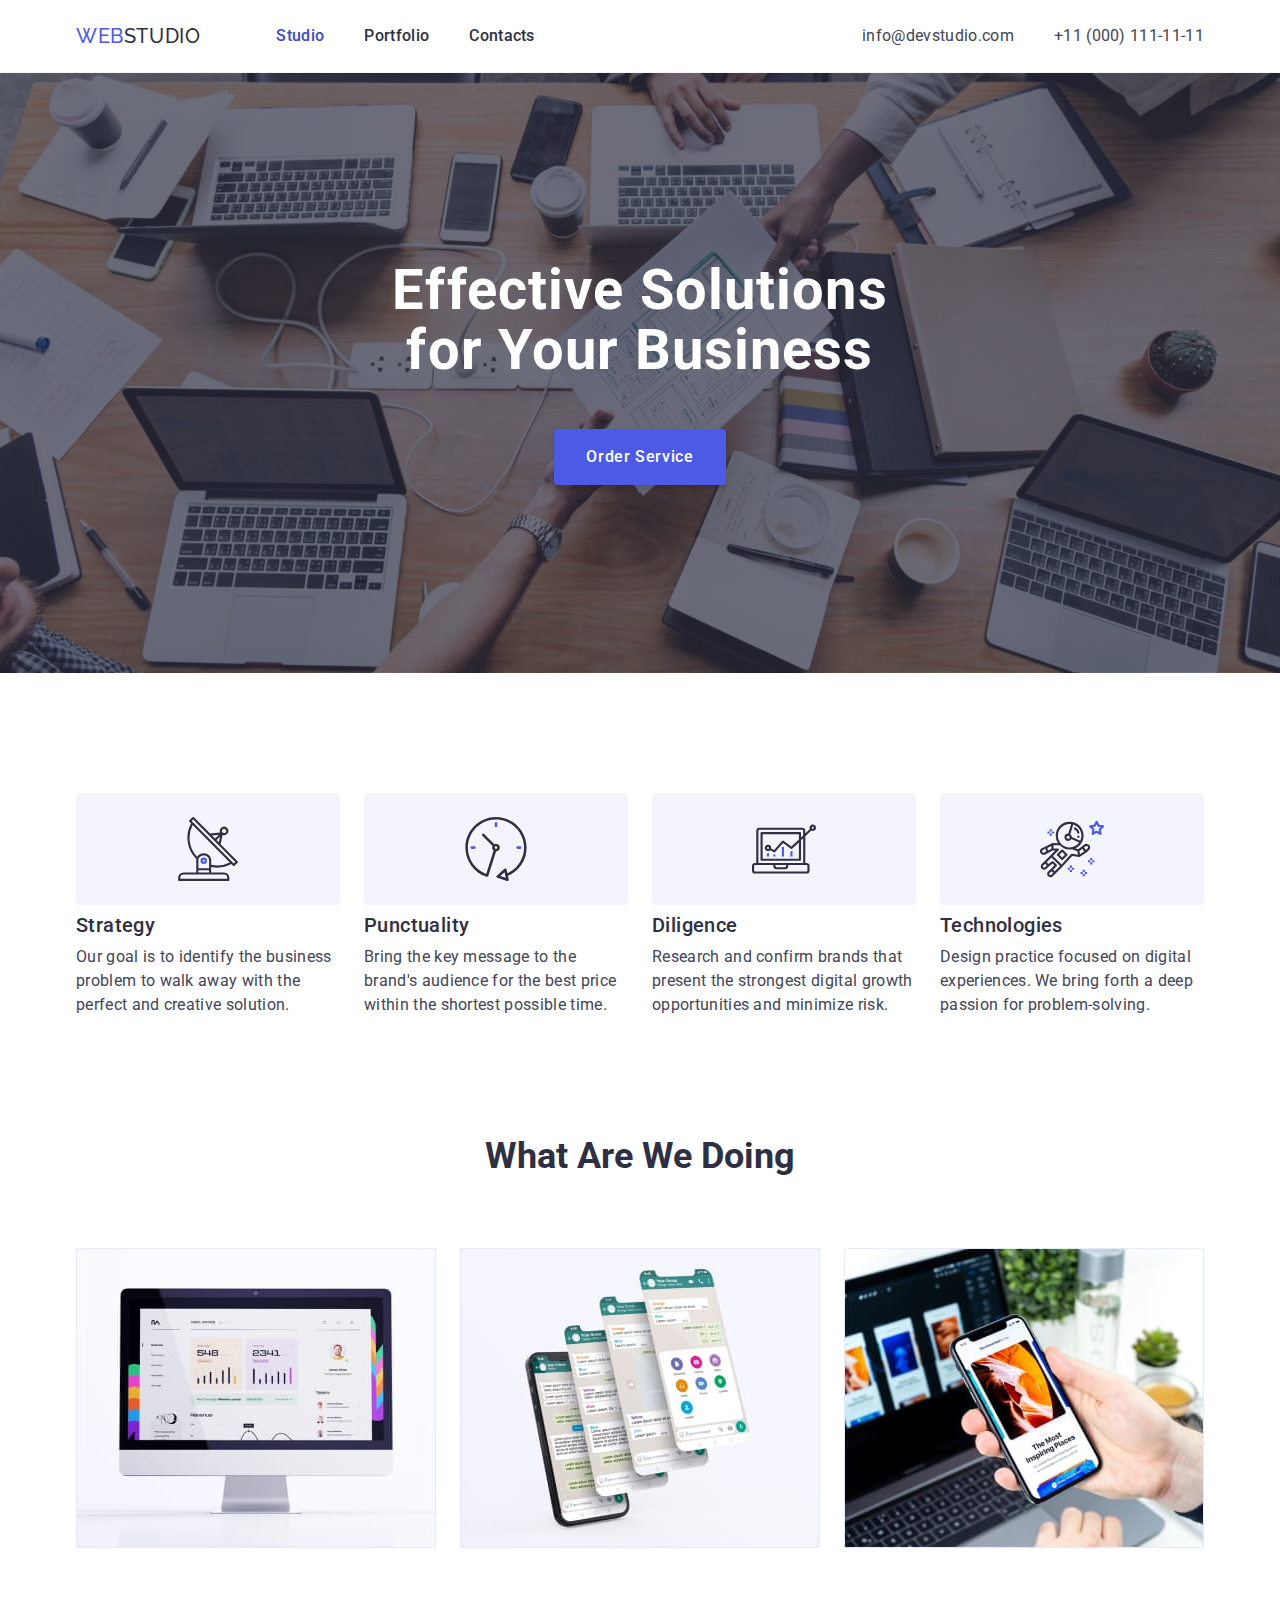
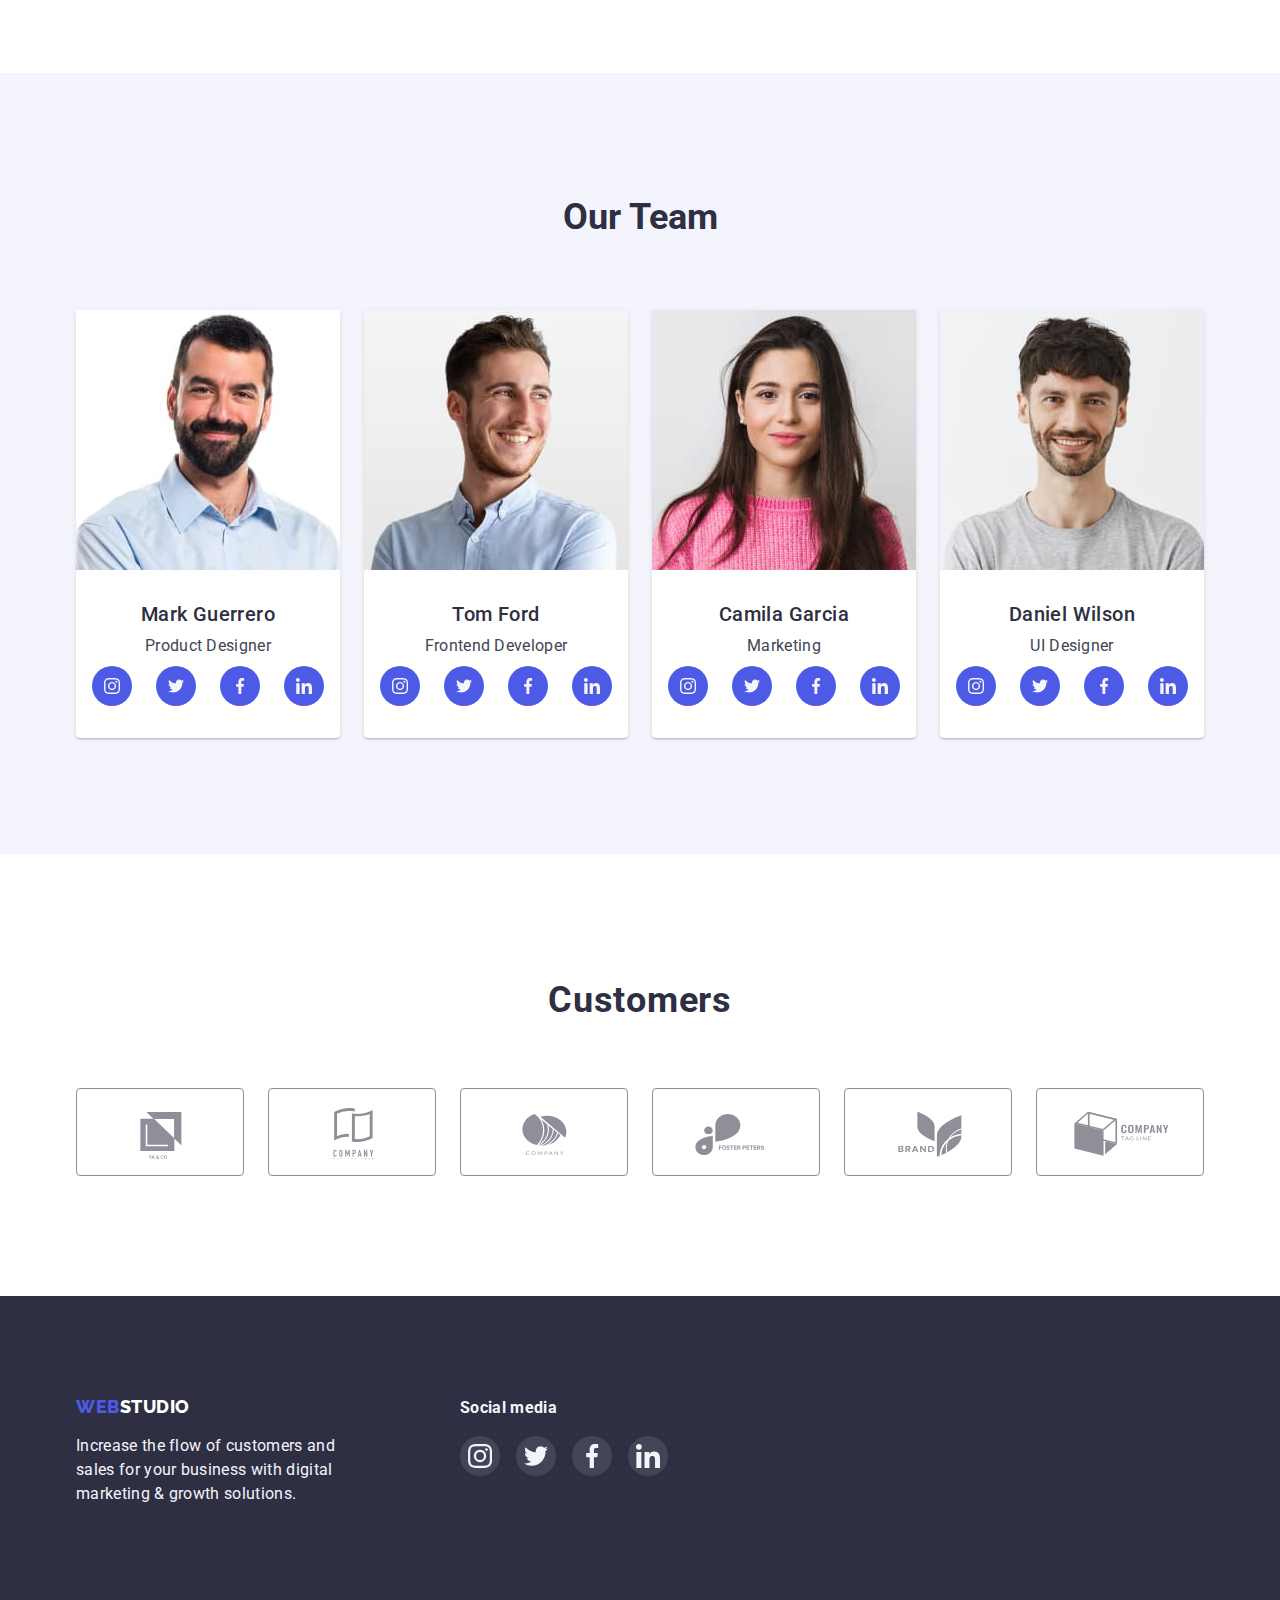
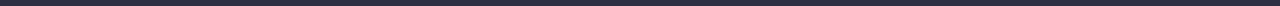
<file: index.html>
<!DOCTYPE html>
<html lang="en">
  <head>
    <meta charset="UTF-8" />
    <meta http-equiv="X-UA-Compatible" content="IE=edge" />
    <meta name="viewport" content="width=device-width, initial-scale=1.0" />
    <title>WebStudio</title>
    <link
      href="https://fonts.googleapis.com/css2?family=Raleway:wght@800&family=Roboto:wght@400;500;700;900&display=swap"
      rel="stylesheet"
    />
    <link rel="stylesheet" href="https://cdnjs.cloudflare.com/ajax/libs/modern-normalize/1.1.0/modern-normalize.min.css">
    <link rel="stylesheet" href="./css/styles.css" />
  </head>
  <body>
    <header class="header">
      <div class="container main-nav">
        <nav class="nav">
          <!--Logo-->
          <a href="./index.html" class="logo"
            ><span class="accent">Web</span>Studio</a
          >
          <!--Links-->
          <ul class="menu-nav list">
            <li class="item"><a class="link current" href="">Studio</a></li>
            <li class="item">
              <a class="link" href="./portfolio.html">Portfolio</a>
            </li>
            <li class="item"><a class="link" href="">Contacts</a></li>
          </ul>
        </nav>

        <address class="address main-address">
          <ul class="contact-list list">
            <li class="item">
              <a href="mailto:info@devstudio.com" class="contact-link"
                >info@devstudio.com</a
              >
            </li>
            <li class="item">
              <a href="tel:+110001111111" class="contact-link"
                >+11 (000) 111-11-11</a
              >
            </li>
          </ul>
        </address>
      </div>
    </header>
    <!--Main-->
    <main>
      <!--Hero-->
      <section class="section-hero">
        <div class="container main-hero">
          <div class="hero-content">
            <h1 class="main-title">Effective Solutions for Your Business</h1>
            <button type="button" class="hero-button">Order Service</button>
          </div>
        </div>
      </section>

      <!--Advantages-->
      <section class="section-advant">
        <div class="container">
          <h2 class="visually-hidden">Advantages</h2>

          <ul class="list-advant list">
            <li class="item">
              <div class="icon-advant">
                <svg class="icon">
                  <use href="./images/icons.svg#icon-antenna" width="64" height="64"></use>
                </svg>
              </div>
              <h3 class="sub-title">Strategy</h3>
              <p class="text">
                Our goal is to identify the business problem to walk away with
                the perfect and creative solution.
              </p>
            </li>
            <li class="item">
              <div class="icon-advant">
                <svg class="icon">
                  <use href="./images/icons.svg#icon-clock" width="64" height="64"></use>
                </svg>
              </div>
              <h3 class="sub-title">Punctuality</h3>
              <p class="text">
                Bring the key message to the brand's audience for the best price
                within the shortest possible time.
              </p>
            </li>
            <li class="item">
              <div class="icon-advant">
                <svg class="icon">
                  <use href="./images/icons.svg#icon-diagram" width="64" height="64"></use>
                </svg>
              </div>
              <h3 class="sub-title">Diligence</h3>
              <p class="text">
                Research and confirm brands that present the strongest digital
                growth opportunities and minimize risk.
              </p>
            </li>
            <li class="item">
              <div class="icon-advant">
                <svg class="icon">
                  <use href="./images/icons.svg#icon-astronaut" width="64" height="64"></use>
                </svg>
              </div>
              <h3 class="sub-title">Technologies</h3>
              <p class="text">
                Design practice focused on digital experiences. We bring forth a
                deep passion for problem-solving.
              </p>
            </li>
          </ul>
        </div>
      </section>
      <!--ToDo-->
      <section class="todo-section">
        <div class="container">
          <h2 class="title">What are we doing</h2>
          <ul class="todo-list list">
            <li class="item">
              <img src="./images/pcsite.jpg" alt="Computer site" width="360" />
            </li>
            <li class="item">
              <img src="./images/app.jpg" alt="Mobile application" width="360" />
            </li>
            <li class="item">
              <img
                src="./images/mobileapp.jpg"
                alt="Adaptive layout"
                width="360"
              />
            </li>
          </ul>
        </div>
      </section>

      <!--Team-->
      <section class="section-team">
        <div class="container">
          <h2 class="title">Our Team</h2>
          <ul class="team-list list">
            <li class="item">
              <img
                src="./images/team1.jpg"
                alt="Product Designer"
                width="264"
              />
              <div class="team-content">
                <div class="team-text">
                  <h3 class="sub-title">Mark Guerrero</h3>
                  <p class="text">Product Designer</p>
                </div>
                <ul class="social-list">
                  <li class="social-item list">
                    <a class="social-link" href="#">
                      <svg class="social-icon">
                        <use href="./images/icons.svg#icon-instagram"></use>
                      </svg>
                    </a>
                  </li>
                  <li class="social-item list">
                    <a class="social-link" href="#">
                      <svg class="social-icon">
                        <use href="./images/icons.svg#icon-twitter"></use>
                      </svg>
                    </a>
                  </li>
                  <li class="social-item list">
                    <a class="social-link" href="#">
                      <svg class="social-icon">
                        <use href="./images/icons.svg#icon-facebook"></use>
                      </svg>
                    </a>
                  </li>
                  <li class="social-item list">
                    <a class="social-link" href="#">
                      <svg class="social-icon">
                        <use href="./images/icons.svg#icon-linkedin"></use>
                      </svg>
                    </a>
                  </li>
                </ul>
              </div>
            </li>
            <li class="item">
              <img
                src="./images/team2.jpg"
                alt="Frontend Developer"
                width="264"
              />
              <div class="team-content">
                <div class="team-text">
                  <h3 class="sub-title">Tom Ford</h3>
                  <p class="text">Frontend Developer</p>
                </div>
                <ul class="social-list">
                  <li class="social-item list">
                    <a class="social-link" href="#">
                      <svg class="social-icon">
                        <use href="./images/icons.svg#icon-instagram"></use>
                      </svg>
                    </a>
                  </li>
                  <li class="social-item list">
                    <a class="social-link" href="#">
                      <svg class="social-icon">
                        <use href="./images/icons.svg#icon-twitter"></use>
                      </svg>
                    </a>
                  </li>
                  <li class="social-item list">
                    <a class="social-link" href="#">
                      <svg class="social-icon">
                        <use href="./images/icons.svg#icon-facebook"></use>
                      </svg>
                    </a>
                  </li>
                  <li class="social-item list">
                    <a class="social-link" href="#">
                      <svg class="social-icon">
                        <use href="./images/icons.svg#icon-linkedin"></use>
                      </svg>
                    </a>
                  </li>
                </ul>
              </div>
            </li>
            <li class="item">
              <img src="./images/team3.jpg" alt="Marketing" width="264" />
              <div class="card-text">
                <div class="team-content">
                  <div class="team-text">
                    <h3 class="sub-title">Camila Garcia</h3>
                    <p class="text">Marketing</p>
                  </div>
                  <ul class="social-list">
                  <li class="social-item list">
                    <a class="social-link" href="#">
                      <svg class="social-icon">
                        <use href="./images/icons.svg#icon-instagram"></use>
                      </svg>
                    </a>
                  </li>
                  <li class="social-item list">
                    <a class="social-link" href="#">
                      <svg class="social-icon">
                        <use href="./images/icons.svg#icon-twitter"></use>
                      </svg>
                    </a>
                  </li>
                  <li class="social-item list">
                    <a class="social-link" href="#">
                      <svg class="social-icon">
                        <use href="./images/icons.svg#icon-facebook"></use>
                      </svg>
                    </a>
                  </li>
                  <li class="social-item list">
                    <a class="social-link" href="#">
                      <svg class="social-icon">
                        <use href="./images/icons.svg#icon-linkedin"></use>
                      </svg>
                    </a>
                  </li>
                </ul>
              </div>
            </li>
            <li class="item">
              <img src="./images/team4.jpg" alt="UI Designer" width="264" />
              <div class="team-content">
                <div class="team-text">
                  <h3 class="sub-title">Daniel Wilson</h3>
                  <p class="text">UI Designer</p>
                </div>
                <ul class="social-list">
                  <li class="social-item list">
                    <a class="social-link" href="#">
                      <svg class="social-icon">
                        <use href="./images/icons.svg#icon-instagram"></use>
                      </svg>
                    </a>
                  </li>
                  <li class="social-item list">
                    <a class="social-link" href="#">
                      <svg class="social-icon">
                        <use href="./images/icons.svg#icon-twitter"></use>
                      </svg>
                    </a>
                  </li>
                  <li class="social-item list">
                    <a class="social-link" href="#">
                      <svg class="social-icon">
                        <use href="./images/icons.svg#icon-facebook"></use>
                      </svg>
                    </a>
                  </li>
                  <li class="social-item list">
                    <a class="social-link" href="#">
                      <svg class="social-icon">
                        <use href="./images/icons.svg#icon-linkedin"></use>
                      </svg>
                    </a>
                  </li>
                </ul>
              </div>
            </li>
          </ul>
        </div>
      </section>

      <!-- Customers -->
      <section class="customers">
        <div class="container">
          <h2 class="customers-title">Customers</h2>
          <ul class="customers-list list">
            <li class="customers-item">
              <a class="customers-link" href="#">
                <svg class="customers-icon">
                  <use href="./images/icons.svg#icon-yaco" width="104px" height="56px"></use>
                </svg>
              </a>
            </li>
            <li class="customers-item">
              <a class="customers-link" href="#"> 
                <svg class="customers-icon">
                  <use href="./images/icons.svg#icon-tagline" width="104px" height="56px"></use>
                </svg>
              </a>
            </li>
            <li class="customers-item">
              <a class="customers-link" href="#">
                <svg class="customers-icon">
                  <use href="./images/icons.svg#icon-company" width="104px" height="56px"></use>
                </svg>
              </a>
            </li>
            <li class="customers-item">
              <a class="customers-link" href="#">
                <svg class="customers-icon">
                  <use href="./images/icons.svg#icon-foster" width="104px" height="56px"></use>
                </svg>
              </a>
            </li>
            <li class="customers-item">
              <a class="customers-link" href="#">
                <svg class="customers-icon">
                  <use href="./images/icons.svg#icon-brand" width="104px" height="56px"></use>
                </svg>
              </a>
            </li>
            <li class="customers-item">
              <a class="customers-link" href="#">
                <svg class="customers-icon">
                  <use href="./images/icons.svg#icon-tag" width="104px" height="56px"></use>
                </svg>
              </a>
            </li>
          </ul>
        </div>
      </section>
    </main>

    <!--Footer-->
    <footer class="footer">
      <div class="container">
        <div class="footer-content">
          <div class="footer-text">
            <a href="./index.html" class="footer-logo"
              ><span class="accent">Web</span>Studio</a
            >
            <p class="white-text">
              Increase the flow of customers and sales for your business with
              digital marketing & growth solutions.
            </p>
          </div>
          <div class="footer-social">
            <h2 class="footer-title">Social media</h2>
              <ul class="footer-list list">
                <li class="footer-item">
                  <a class="footer-link" href="#">
                    <svg class="footer-icon">
                      <use href="./images/icons.svg#icon-instagram"></use>
                    </svg>
                  </a>
                </li>
                <li class="footer-item">
                  <a class="footer-link" href="#">
                    <svg class="footer-icon">
                      <use href="./images/icons.svg#icon-twitter"></use>
                    </svg>
                  </a>
                </li>
                <li class="footer-item">
                  <a class="footer-link" href="#">
                    <svg class="footer-icon">
                      <use href="./images/icons.svg#icon-facebook"></use>
                    </svg>
                  </a>
                </li>

                <li class="footer-item">
                  <a class="footer-link" href="#">
                    <svg class="footer-icon">
                      <use href="./images/icons.svg#icon-linkedin"></use>
                    </svg>
                  </a>
                </li>
              </ul>
          </div>
        </div>
      </div>
    </footer>
  </body>
</html>
</file>
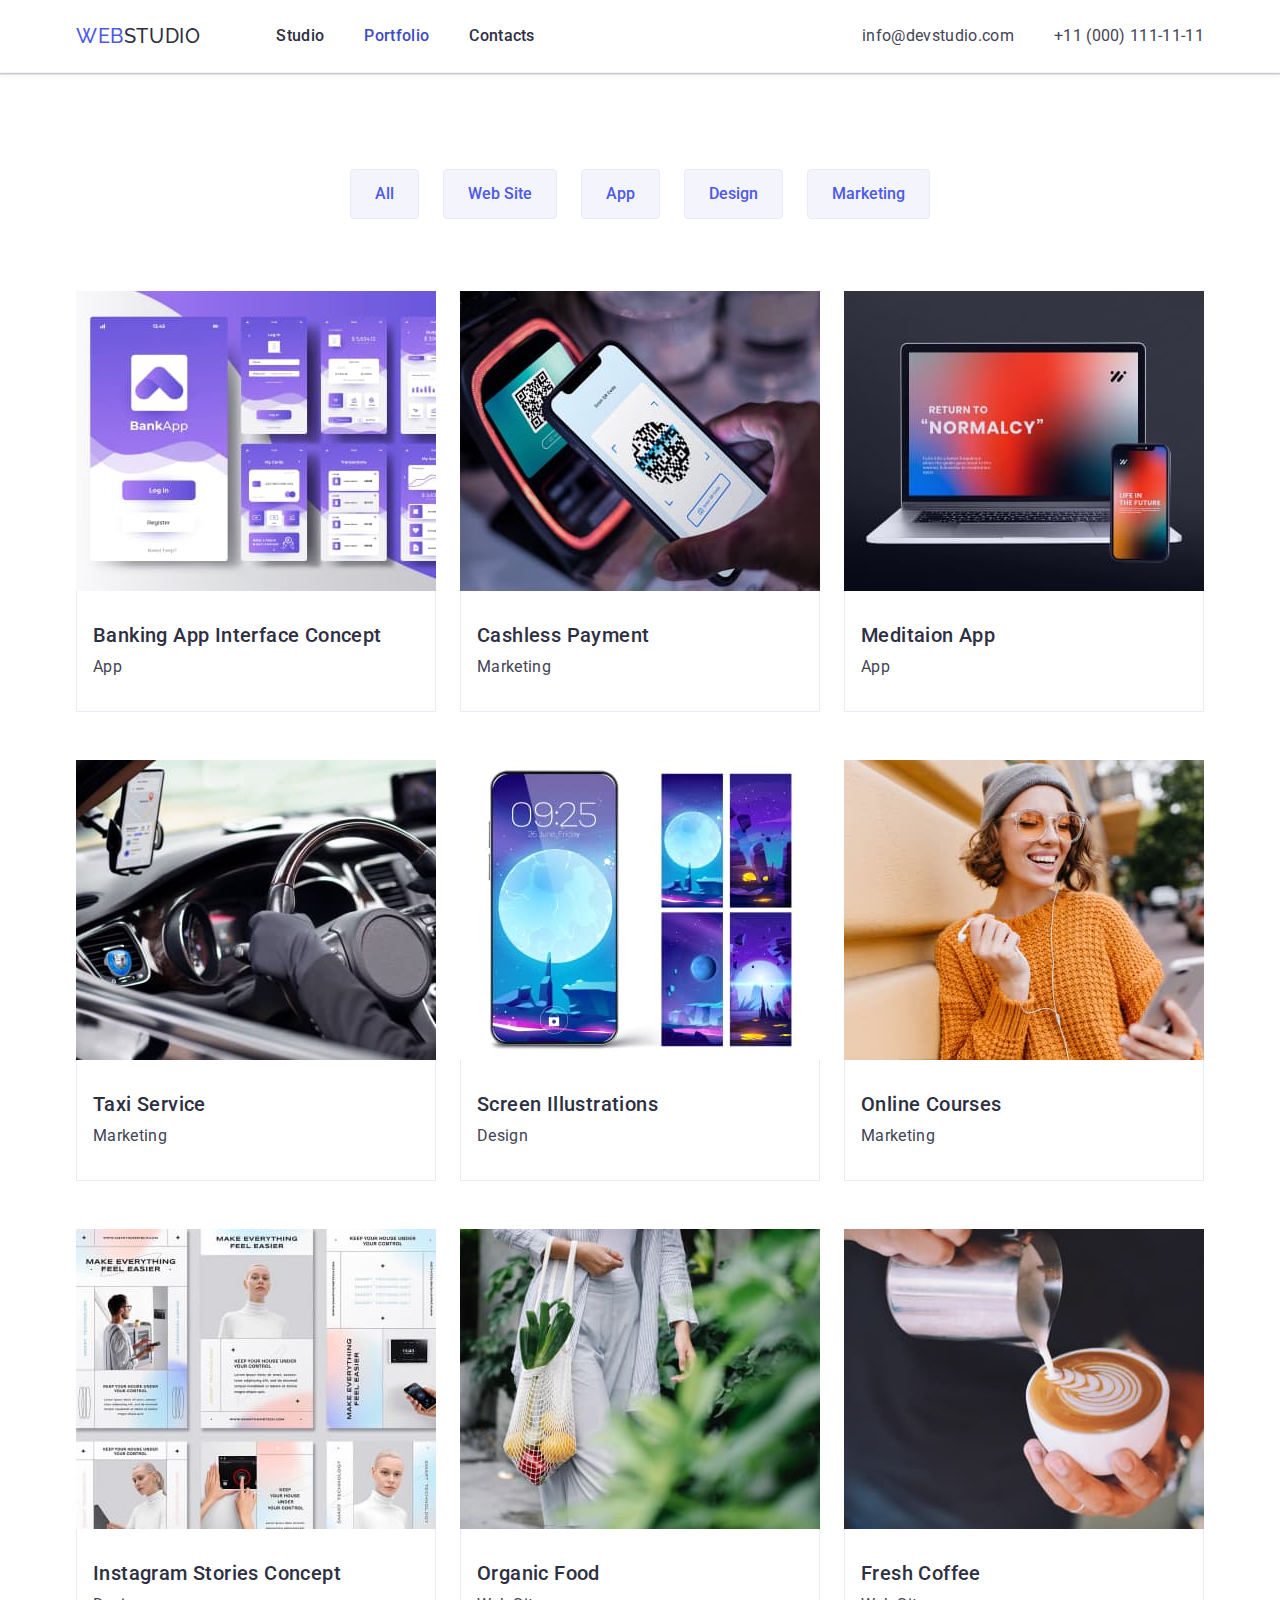
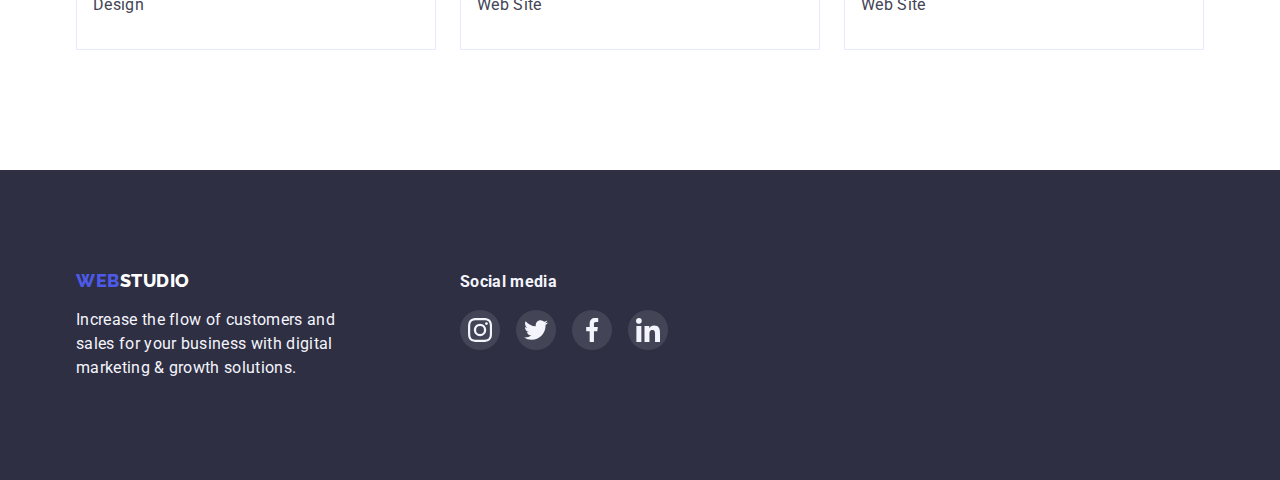
<file: portfolio.html>
<!DOCTYPE html>
<html lang="en">
  <head>
    <meta charset="UTF-8" />
    <meta http-equiv="X-UA-Compatible" content="IE=edge" />
    <meta name="viewport" content="width=device-width, initial-scale=1.0" />
    <title>Portfolio WebStudio</title>
    <link
      href="https://fonts.googleapis.com/css2?family=Raleway:wght@800&family=Roboto:wght@400;500;700;900&display=swap"
      rel="stylesheet"
    />
    <link
      rel="stylesheet"
      href="https://cdnjs.cloudflare.com/ajax/libs/modern-normalize/1.1.0/modern-normalize.min.css"
    />
    <link rel="stylesheet" href="./css/styles.css" />
  </head>
  <body>
    <header class="header">
      <div class="container main-nav">
        <nav class="nav">
          <!--Logo-->
          <a href="./index.html" class="logo"
            ><span class="accent">Web</span>Studio</a
          >
          <!--Links-->
          <ul class="menu-nav list">
            <li class="item"><a class="link" href="./index.html">Studio</a></li>
            <li class="item">
              <a class="link current" href="./portfolio.html">Portfolio</a>
            </li>
            <li class="item"><a class="link" href="">Contacts</a></li>
          </ul>
        </nav>

        <address class="address main-address">
          <ul class="contact-list list">
            <li class="item">
              <a href="mailto:info@devstudio.com" class="contact-link"
                >info@devstudio.com</a
              >
            </li>
            <li class="item">
              <a href="tel:+110001111111" class="contact-link"
                >+11 (000) 111-11-11</a
              >
            </li>
          </ul>
        </address>
      </div>
    </header>
    <main>
      <!-- Works Button -->
      <section class="works-section">
        <div class="container">
          <h1 class="visually-hidden">Works</h1>
          <ul class="works-list list">
            <li class="item">
              <button type="button" class="works-button">All</button>
            </li>
            <li class="item">
              <button type="button" class="works-button">Web Site</button>
            </li>
            <li class="item">
              <button type="button" class="works-button">App</button>
            </li>
            <li class="item">
              <button type="button" class="works-button">Design</button>
            </li>
            <li class="item">
              <button type="button" class="works-button">Marketing</button>
            </li>
          </ul>
          <!-- Card list -->
          <ul class="card-list list">
            <li class="card-item item">
              <a href="#" class="card-link">
                <img src="./images/work1.jpg" alt="Banking App" width="360" />
                <div class="card-content">
                  <h2 class="sub-title">Banking App Interface Concept</h2>
                  <p class="text">App</p>
                </div>
              </a>
            </li>
            <li class="card-item item">
              <a href="#" class="card-link">
                <img
                  src="./images/work2.jpg"
                  alt="Cashless Payment"
                  width="360"
                />
                <div class="card-content">
                  <h2 class="sub-title">Cashless Payment</h2>
                  <p class="text">Marketing</p>
                </div>
              </a>
            </li>
            <li class="card-item item">
              <a href="#" class="card-link">
                <img src="./images/work3.jpg" alt="Meditaion App" width="360" />
                <div class="card-content">
                  <h2 class="sub-title">Meditaion App</h2>
                  <p class="text">App</p>
                </div>
              </a>
            </li>
            <li class="card-item item">
              <a href="" class="card-link">
                <img src="./images/work4.jpg" alt="Taxi Service" width="360" />
                <div class="card-content">
                  <h2 class="sub-title">Taxi Service</h2>
                  <p class="text">Marketing</p>
                </div>
              </a>
            </li>
            <li class="card-item item">
              <a href="" class="card-link">
                <img
                  src="./images/work5.jpg"
                  alt="Screen Illustrations"
                  width="360"
                />
                <div class="card-content">
                  <h2 class="sub-title">Screen Illustrations</h2>
                  <p class="text">Design</p>
                </div>
              </a>
            </li>
            <li class="card-item item">
              <a href="" class="card-link">
                <img
                  src="./images/work6.jpg"
                  alt="Online Courses"
                  width="360"
                />
                <div class="card-content">
                  <h2 class="sub-title">Online Courses</h2>
                  <p class="text">Marketing</p>
                </div>
              </a>
            </li>
            <li class="card-item item">
              <a href="" class="card-link">
                <img
                  src="./images/work7.jpg"
                  alt="Instagram Stories Concept"
                  width="360"
                />
                <div class="card-content">
                  <h2 class="sub-title">Instagram Stories Concept</h2>
                  <p class="text">Design</p>
                </div>
              </a>
            </li>
            <li class="card-item item">
              <a href="" class="card-link">
                <img src="./images/work8.jpg" alt="Organic Food" width="360" />
                <div class="card-content">
                  <h2 class="sub-title">Organic Food</h2>
                  <p class="text">Web Site</p>
                </div>
              </a>
            </li>
            <li class="card-item item">
              <a href="" class="card-link">
                <img src="./images/work9.jpg" alt="Fresh Coffee" width="360" />
                <div class="card-content">
                  <h2 class="sub-title">Fresh Coffee</h2>
                  <p class="text">Web Site</p>
                </div>
              </a>
            </li>
          </ul>
        </div>
      </section>
    </main>
    <footer class="footer">
      <div class="container">
        <div class="footer-content">
          <div class="footer-text">
            <a href="./index.html" class="footer-logo"
              ><span class="accent">Web</span>Studio</a
            >
            <p class="white-text">
              Increase the flow of customers and sales for your business with
              digital marketing & growth solutions.
            </p>
          </div>
          <div class="footer-social">
            <h2 class="footer-title">Social media</h2>
            <ul class="footer-list list">
              <li class="footer-item">
                <a class="footer-link" href="">
                  <svg class="footer-icon">
                    <use href="./images/icons.svg#icon-instagram"></use>
                  </svg>
                </a>
              </li>
              <li class="footer-item">
                <a class="footer-link" href="">
                  <svg class="footer-icon">
                    <use href="./images/icons.svg#icon-twitter"></use>
                  </svg>
                </a>
              </li>
              <li class="footer-item">
                <a class="footer-link" href="">
                  <svg class="footer-icon">
                    <use href="./images/icons.svg#icon-facebook"></use>
                  </svg>
                </a>
              </li>

              <li class="footer-item">
                <a class="footer-link" href="">
                  <svg class="footer-icon">
                    <use href="./images/icons.svg#icon-linkedin"></use>
                  </svg>
                </a>
              </li>
            </ul>
          </div>
        </div>
      </div>
    </footer>
  </body>
</html>
</file>
<file: css/styles.css>
:root {
  --first-bg-color: #f4f4fd;
  --deafult-white-color: #ffffff;
  --primary-color: #2e2f42;
  --second-color: #434455;
  --accent: #404bbf;
  --span-accent: #4d5ae5;
  --first-button-color: #f4f4fd;
  --button-border-color: #e7e9fc;
  --border-color: #8e8f99;
  --green-color: #31d0aa;
}

body {
  margin: 0;
  padding: 0;

  font-family: 'Roboto', sans-serif;
  color: var(--primary-color);
  background-color: var(--deafult-white-color);
}

h1,
h2,
h3,
h4,
h5,
h6,
p,
ul {
  margin: 0;
  padding: 0;
}

img {
  display: block;
  max-width: 100%;
  height: auto;
}

/* Utilities */

.container {
  width: 1158px;
  margin: 0 auto;
  padding-right: 15px;
  padding-left: 15px;
}

.list {
  list-style: none;
}

.visually-hidden {
  position: absolute;
  white-space: nowrap;
  width: 1px;
  height: 1px;
  overflow: hidden;
  border: 0;
  padding: 0;
  clip: rect(0 0 0 0);
  clip-path: inset(50%);
  margin: -1px;
}

.sub-title {
  margin-bottom: 8px;

  font-weight: 500;
  font-size: 20px;
  line-height: 1.2;
  letter-spacing: 0.02em;
}

.title {
  margin-bottom: 72px;

  font-weight: 700;
  font-size: 36px;
  line-height: 1.1;
  text-align: center;
  text-transform: capitalize;
}

.text {
  color: var(--second-color);
  font-size: 16px;
  line-height: 1.5;
  letter-spacing: 0.02em;
}

/* Header */

.header {
  border-bottom: 1px solid var(--first-button-color);
  box-shadow: 0px 2px 1px rgba(46, 47, 66, 0.08),
    0px 1px 1px rgba(46, 47, 66, 0.16), 0px 1px 6px rgba(46, 47, 66, 0.08);
}

/* Logo */

.main-nav {
  display: flex;
  align-items: center;
}

.nav {
  display: flex;
  align-items: center;
}

.logo {
  margin-right: 76px;

  color: var(--primary-color);
  font-family: 'Raleway', sans-serif;
  font-weight: 500;
  font-size: 20px;
  line-height: 1.33;
  text-decoration: none;
  text-transform: uppercase;
  letter-spacing: 0.03em;
}

.accent {
  color: var(--span-accent);
}

/* Menu Nav */

.menu-nav {
  display: flex;
}

.menu-nav .item + .item {
  margin-left: 40px;
}

.menu-nav .link {
  display: block;
  padding-top: 24px;
  padding-bottom: 24px;

  color: var(--primary-color);
  font-weight: 500;
  font-size: 16px;
  line-height: 1.5;
  text-decoration: none;
  letter-spacing: 0.02em;
}

.link:hover,
.link:focus,
.contact-link:hover,
.contact-link:focus {
  color: var(--accent);
}

.menu-nav .link.current {
  color: var(--accent);
}

/* Nav Contacts */

.address {
  margin-left: auto;
}

.contact-list {
  display: flex;
}

.contact-list .item + .item {
  margin-left: 40px;
}

.contact-link {
  display: inline-block;
  padding-top: 24px;
  padding-bottom: 24px;

  color: var(--second-color);
  font-style: normal;
  font-size: 16px;
  line-height: 1.5;
  text-decoration: none;
  letter-spacing: 0.02em;
}

/* Main */

/* Hero */

.section-hero {
  margin: 0 auto;
  padding-top: 188px;
  padding-bottom: 188px;
  max-width: 1440px;

  background-color: var(--primary-color);
  text-align: center;

  background-image: linear-gradient(
      rgba(46, 47, 66, 0.7),
      rgba(46, 47, 66, 0.7)
    ),
    url(../images/people-office.jpg);
  background-repeat: no-repeat;
  background-size: cover;
  background-position: center;
}

.main-title {
  margin: 0 auto;
  margin-bottom: 48px;
  max-width: 500px;

  color: var(--deafult-white-color);
  font-weight: 700;
  font-size: 56px;
  line-height: 1.07;
  text-align: center;
  letter-spacing: 0.02em;
}

.hero-button {
  min-width: 169px;
  padding: 16px 32px;
  border-radius: 4px;

  font-family: Roboto, sans-serif;
  color: var(--deafult-white-color);
  background-color: var(--span-accent);
  font-weight: 500;
  font-size: 16px;
  line-height: 1.5;
  cursor: pointer;
  letter-spacing: 0.04em;
  border: transparent;
  box-shadow: 0px 4px 4px rgba(0, 0, 0, 0.15);
}

.hero-button:hover,
.hero-button:focus {
  background-color: var(--accent);
}

/* Advantages */

.section-advant {
  padding-top: 120px;
  padding-bottom: 120px;
}

.list-advant {
  display: flex;
}

.list-advant .item + .item {
  margin-left: 24px;
}

.list-advant .item {
  flex-basis: calc((100% - 72px) / 4);
}

.icon-advant {
  padding: 24px 0;
  margin-bottom: 8px;

  display: flex;
  justify-content: center;

  background-color: var(--first-bg-color);
  border-radius: 4px;
}

.icon {
  width: 64px;
  height: 64px;
}

/* ToDo */

.todo-section {
  padding-bottom: 125px;
}

.todo-list {
  display: flex;
  justify-content: center;
}

.todo-list .item + .item {
  margin-left: 24px;
}

/* Team */

.section-team {
  padding-top: 125px;
  padding-bottom: 116px;
  background-color: var(--first-bg-color);
}

.team-list {
  display: flex;
}

.team-content {
  padding: 32px 16px;
}

.team-text {
  margin-bottom: 8px;
}

.team-list .sub-title {
  margin-bottom: 8px;

  font-weight: 500;
  font-size: 20px;
  line-height: 1.2;
  letter-spacing: 0.02em;
  text-align: center;
}

.team-list .text {
  color: var(--second-color);
  font-size: 16px;
  line-height: 1.5;
  letter-spacing: 0.02em;
  text-align: center;
}

.team-list .item + .item {
  margin-left: 24px;
}

.team-list .item {
  box-shadow: 0px 1px 6px rgba(46, 47, 66, 0.08),
    0px 1px 1px rgba(46, 47, 66, 0.16), 0px 2px 1px rgba(46, 47, 66, 0.08);
  background-color: var(--deafult-white-color);
  border-radius: 0px 0px 4px 4px;
}

.social-list {
  display: flex;
  justify-content: center;
}

.social-item {
  display: flex;
  margin-left: 24px;

  width: 40px;
  height: 40px;
}

.social-item:first-child {
  margin-left: 0px;
}

.social-link {
  display: flex;
  justify-content: center;
  align-items: center;

  width: 100%;
  height: 100%;

  border-radius: 50%;
  background-color: var(--span-accent);
}

.social-link:hover,
.social-link:focus {
  background-color: var(--accent);
}

.social-icon {
  justify-content: center;
  align-items: center;
  width: 16px;
  height: 16px;
}

/* Customers */

.customers {
  padding-top: 130px;
  padding-bottom: 120px;
}

.customers-list {
  display: flex;
  justify-content: center;
  align-items: center;
}

.customers-title {
  margin-bottom: 72px;

  color: var(--primary-color);
  font-weight: 700;
  font-size: 36px;
  line-height: 0.9;
  text-align: center;
  letter-spacing: 0.02em;
  text-transform: capitalize;
}

.customers-icon {
  fill: currentColor;
}

.customers-link {
  display: flex;
  padding: 16px 31px;

  width: 100%;
  height: 100%;

  border: 1px solid var(--border-color);
  color: var(--border-color);
  border-radius: 4px;
}

.customers-link:hover,
.customers-link:focus {
  border-color: var(--accent);
  color: var(--accent);
}

.customers-item {
  width: 168px;
  height: 88px;
  margin-left: 24px;
}

.customers-item:first-child {
  margin-left: 0;
}

/* Footer */

.footer {
  padding-top: 100px;
  padding-bottom: 100px;

  background-color: var(--primary-color);
}

.footer-content {
  display: flex;
}

.footer-logo {
  display: inline-block;
  margin-bottom: 16px;

  font-family: 'Raleway', sans-serif;
  color: var(--deafult-white-color);
  font-weight: 800;
  font-size: 18px;
  line-height: 1.2;
  letter-spacing: 0.03em;
  text-transform: uppercase;
  text-decoration: none;
}

.footer .white-text {
  width: 264px;

  color: var(--first-button-color);
  font-size: 16px;
  line-height: 1.5;
  letter-spacing: 0.02em;
}

.footer-title {
  margin-bottom: 16px;

  color: var(--first-button-color);
  font-size: 16px;
  line-height: 1.5;
  letter-spacing: 0.02em;
}

.footer-icon {
  width: 24px;
  height: 24px;
}

.footer-list {
  display: flex;
}

.footer-social {
  justify-content: center;
  align-items: center;
  margin-left: 120px;
}

.footer-item {
  margin-left: 16px;
  width: 40px;
  height: 40px;
}

.footer-link:hover,
.footer-link:focus {
  background-color: var(--green-color);
}

.footer-item:first-child {
  margin-left: 0;
}

.footer-link {
  display: flex;
  justify-content: center;
  align-items: center;
  width: 100%;
  height: 100%;
  border-radius: 50%;

  background-color: rgba(255, 255, 255, 0.1);
}

/* Portfolio */

/* Works */

.works-section {
  padding-top: 96px;
  padding-bottom: 120px;
}

.works-list {
  display: flex;
  justify-content: center;
  margin-bottom: 72px;
}

.works-list .item + .item {
  margin-left: 24px;
}

.works-button {
  padding: 12px 24px;

  font-family: Roboto;
  color: var(--span-accent);
  background-color: var(--first-button-color);
  font-weight: 500;
  font-size: 16px;
  line-height: 1.5;
  cursor: pointer;
  border: 1px solid var(--button-border-color);
  border-radius: 4px;
}

.works-button:hover,
.works-button:focus {
  color: var(--deafult-white-color);
  background-color: var(--accent);
  border-color: transparent;
  box-shadow: 0px 3px 1px rgba(0, 0, 0, 0.1), 0px 2px 1px rgba(0, 0, 0, 0.08),
    0px 2px 2px rgba(0, 0, 0, 0.12);
}

/* Card List */

.card-list {
  display: flex;
  flex-wrap: wrap;
  justify-content: center;

  gap: 48px 24px;
}

.card-list > .item {
  flex-basis: calc((100% - 48px) / 3);
}

.card-content {
  padding: 32px 16px;
  border-bottom: 1px solid var(--button-border-color);
  border-right: 1px solid var(--button-border-color);
  border-left: 1px solid var(--button-border-color);
}

.card-link {
  display: block;
  color: var(--primary-color);
  text-decoration: none;
}

.card-link:hover,
.card-link:focus {
  box-shadow: 0px 1px 6px rgba(46, 47, 66, 0.08),
    0px 1px 1px rgba(46, 47, 66, 0.16), 0px 2px 1px rgba(46, 47, 66, 0.08);
}
</file>
